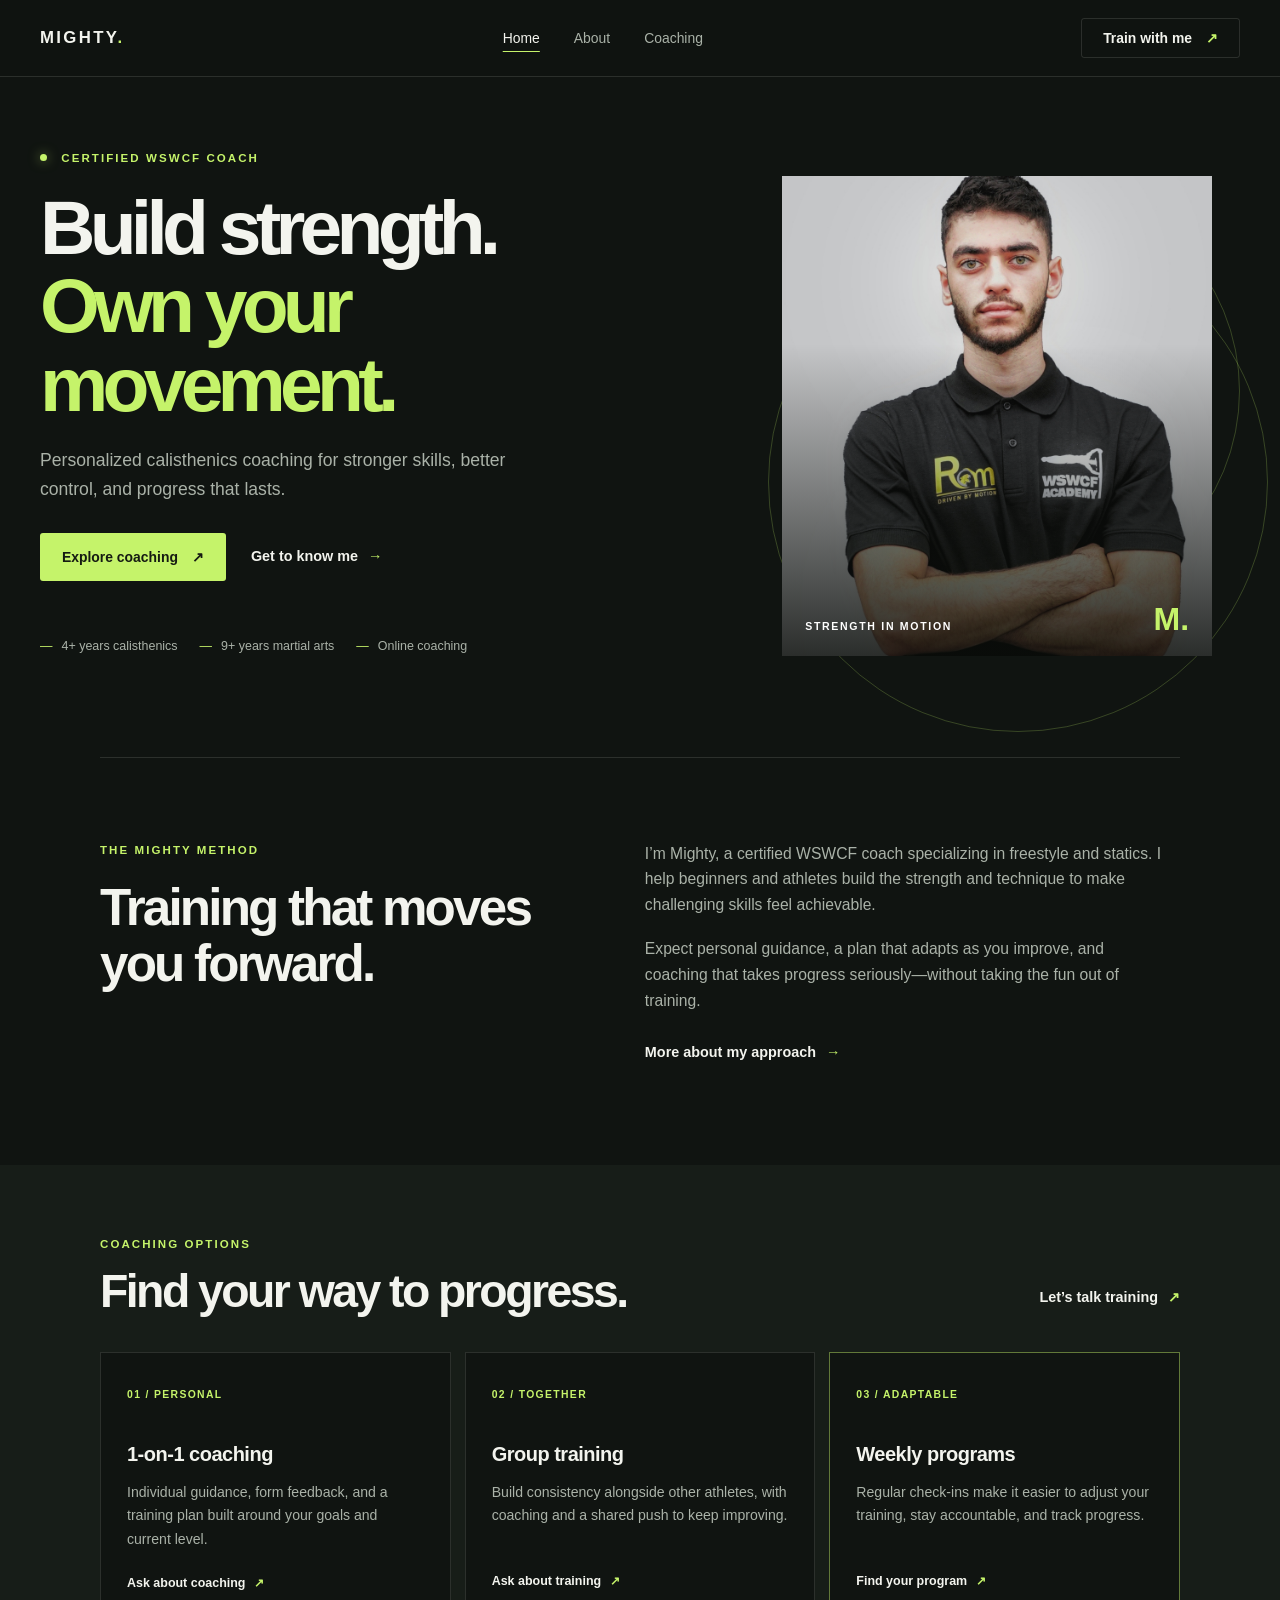
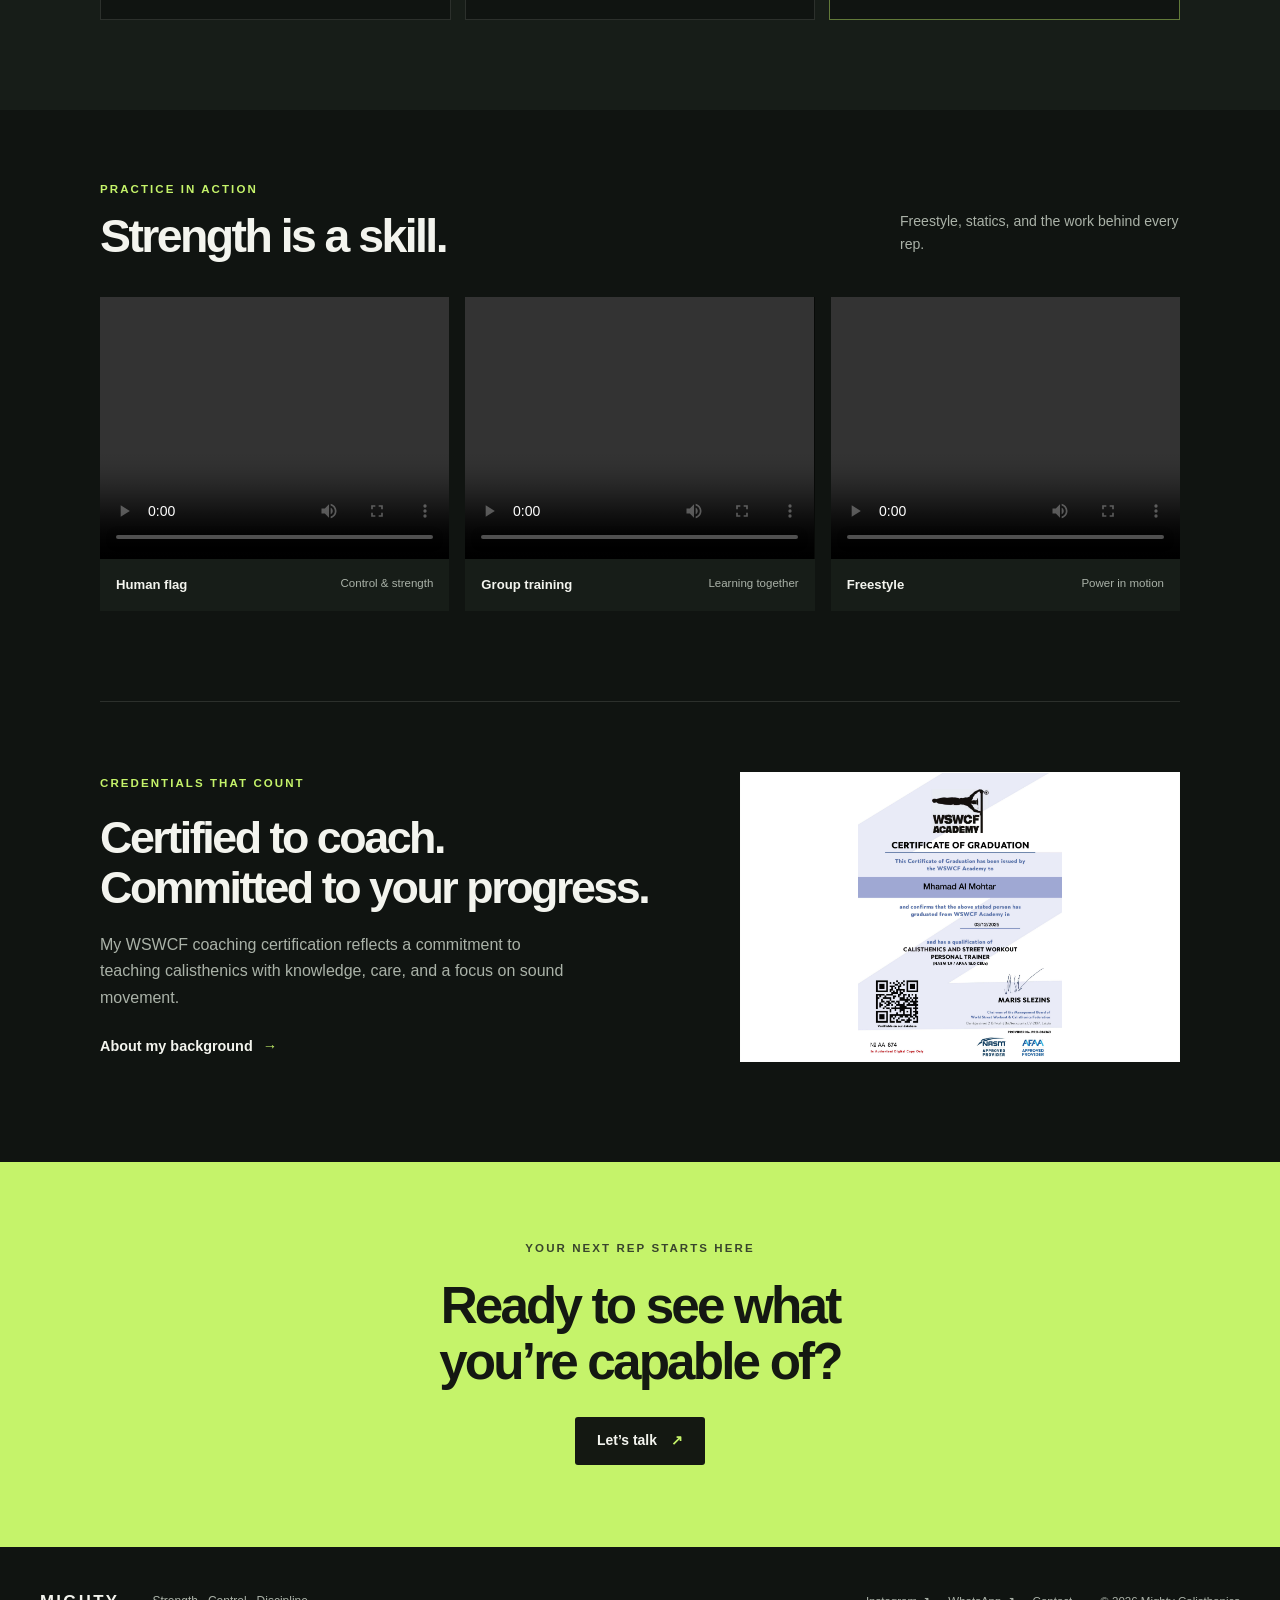
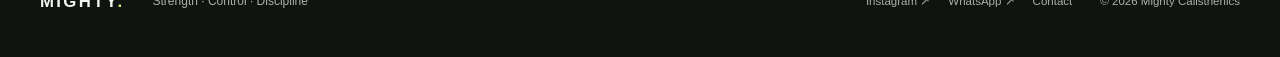
<file: index.html>
<!DOCTYPE html>
<html lang="en">
<head>
    <meta charset="UTF-8">
    <meta name="viewport" content="width=device-width, initial-scale=1.0">
    <meta name="description" content="Build strength, control, and confidence with Mighty, a certified WSWCF calisthenics coach offering personalized online coaching.">
    <meta name="theme-color" content="#101411">
    <title>Mighty Calisthenics | Online Coaching</title>
    <link rel="stylesheet" href="style.css">
</head>
<body>
    <header class="site-header">
        <nav class="navbar" aria-label="Main navigation">
            <a class="wordmark" href="index.html" aria-label="Mighty Calisthenics home">MIGHTY<span>.</span></a>
            <div class="nav-links">
                <a href="index.html" class="active" aria-current="page">Home</a>
                <a href="about.html">About</a>
                <a href="contact.html">Coaching</a>
            </div>
            <a class="nav-cta" href="contact.html">Train with me <span aria-hidden="true">↗</span></a>
        </nav>
    </header>

    <main>
        <section class="hero">
            <div class="hero-copy">
                <p class="eyebrow"><span class="status-dot"></span> CERTIFIED WSWCF COACH</p>
                <h1>Build strength.<br><span>Own your movement.</span></h1>
                <p class="hero-intro">Personalized calisthenics coaching for stronger skills, better control, and progress that lasts.</p>
                <div class="hero-actions">
                    <a class="button button-primary" href="contact.html">Explore coaching <span aria-hidden="true">↗</span></a>
                    <a class="text-link" href="about.html">Get to know me <span aria-hidden="true">→</span></a>
                </div>
                <div class="hero-proof">
                    <span>4+ years calisthenics</span>
                    <span>9+ years martial arts</span>
                    <span>Online coaching</span>
                </div>
            </div>
            <div class="hero-visual">
                <div class="photo-frame">
                    <img src="WSWCF-Photo.jpeg" alt="Mighty, calisthenics coach and athlete" fetchpriority="high">
                    <div class="photo-caption">
                        <span class="caption-label">STRENGTH IN MOTION</span>
                        <span class="caption-mark" aria-hidden="true">M.</span>
                    </div>
                </div>
                <div class="orbit orbit-one" aria-hidden="true"></div>
                <div class="orbit orbit-two" aria-hidden="true"></div>
            </div>
        </section>

        <section class="intro-section section-shell">
            <div class="section-heading">
                <p class="eyebrow">THE MIGHTY METHOD</p>
                <h2>Training that moves<br>you forward.</h2>
            </div>
            <div class="intro-copy">
                <p>I’m Mighty, a certified WSWCF coach specializing in freestyle and statics. I help beginners and athletes build the strength and technique to make challenging skills feel achievable.</p>
                <p>Expect personal guidance, a plan that adapts as you improve, and coaching that takes progress seriously—without taking the fun out of training.</p>
                <a class="text-link" href="about.html">More about my approach <span aria-hidden="true">→</span></a>
            </div>
        </section>

        <section class="program-section section-shell">
            <div class="section-topline">
                <div>
                    <p class="eyebrow">COACHING OPTIONS</p>
                    <h2>Find your way to progress.</h2>
                </div>
                <a class="text-link desktop-link" href="contact.html">Let’s talk training <span aria-hidden="true">↗</span></a>
            </div>
            <div class="program-grid">
                <article class="program-card">
                    <span class="card-index">01 / PERSONAL</span>
                    <h3>1-on-1 coaching</h3>
                    <p>Individual guidance, form feedback, and a training plan built around your goals and current level.</p>
                    <a href="contact.html" aria-label="Ask about one-on-one coaching">Ask about coaching <span aria-hidden="true">↗</span></a>
                </article>
                <article class="program-card">
                    <span class="card-index">02 / TOGETHER</span>
                    <h3>Group training</h3>
                    <p>Build consistency alongside other athletes, with coaching and a shared push to keep improving.</p>
                    <a href="contact.html" aria-label="Ask about group training">Ask about training <span aria-hidden="true">↗</span></a>
                </article>
                <article class="program-card program-card-accent">
                    <span class="card-index">03 / ADAPTABLE</span>
                    <h3>Weekly programs</h3>
                    <p>Regular check-ins make it easier to adjust your training, stay accountable, and track progress.</p>
                    <a href="contact.html" aria-label="Ask about weekly programs">Find your program <span aria-hidden="true">↗</span></a>
                </article>
            </div>
        </section>

        <section class="gallery-section section-shell">
            <div class="section-topline">
                <div>
                    <p class="eyebrow">PRACTICE IN ACTION</p>
                    <h2>Strength is a skill.</h2>
                </div>
                <p class="section-note">Freestyle, statics, and the work behind every rep.</p>
            </div>
            <div class="gallery-grid">
                <figure class="gallery-item">
                    <video playsinline controls preload="metadata" aria-label="Human flag demonstration">
                        <source src="Human-Flaggif.mp4" type="video/mp4">
                        Your browser does not support the video tag.
                    </video>
                    <figcaption>Human flag <span>Control &amp; strength</span></figcaption>
                </figure>
                <figure class="gallery-item">
                    <video playsinline controls preload="metadata" aria-label="Kids training session">
                        <source src="Kids-traninggif.mp4" type="video/mp4">
                        Your browser does not support the video tag.
                    </video>
                    <figcaption>Group training <span>Learning together</span></figcaption>
                </figure>
                <figure class="gallery-item">
                    <video playsinline controls preload="metadata" aria-label="Shrimp hold 540 rotation demonstration">
                        <source src="Shrimp-540gif.mp4" type="video/mp4">
                        Your browser does not support the video tag.
                    </video>
                    <figcaption>Freestyle <span>Power in motion</span></figcaption>
                </figure>
            </div>
        </section>

        <section class="credential-section section-shell">
            <div class="credential-copy">
                <p class="eyebrow">CREDENTIALS THAT COUNT</p>
                <h2>Certified to coach.<br>Committed to your progress.</h2>
                <p>My WSWCF coaching certification reflects a commitment to teaching calisthenics with knowledge, care, and a focus on sound movement.</p>
                <a class="text-link" href="about.html">About my background <span aria-hidden="true">→</span></a>
            </div>
            <img class="certificate-preview" src="WSWCF-DIPLOMA.png" alt="WSWCF Calisthenics Coach Certification diploma" loading="lazy">
        </section>

        <section class="closing-cta">
            <p class="eyebrow">YOUR NEXT REP STARTS HERE</p>
            <h2>Ready to see what<br>you’re capable of?</h2>
            <a class="button button-dark" href="contact.html">Let’s talk <span aria-hidden="true">↗</span></a>
        </section>
    </main>

    <footer class="site-footer">
        <a class="wordmark" href="index.html">MIGHTY<span>.</span></a>
        <p>Strength · Control · Discipline</p>
        <div class="footer-links">
            <a href="https://instagram.com/mighty_calis" target="_blank" rel="noopener noreferrer">Instagram ↗</a>
            <a href="https://wa.me/96170480942?text=Hi%20Mighty,%20I%20want%20to%20start%20training%20with%20you" target="_blank" rel="noopener noreferrer">WhatsApp ↗</a>
            <a href="contact.html">Contact</a>
        </div>
        <small>© 2026 Mighty Calisthenics</small>
    </footer>
</body>
</html>
</file>
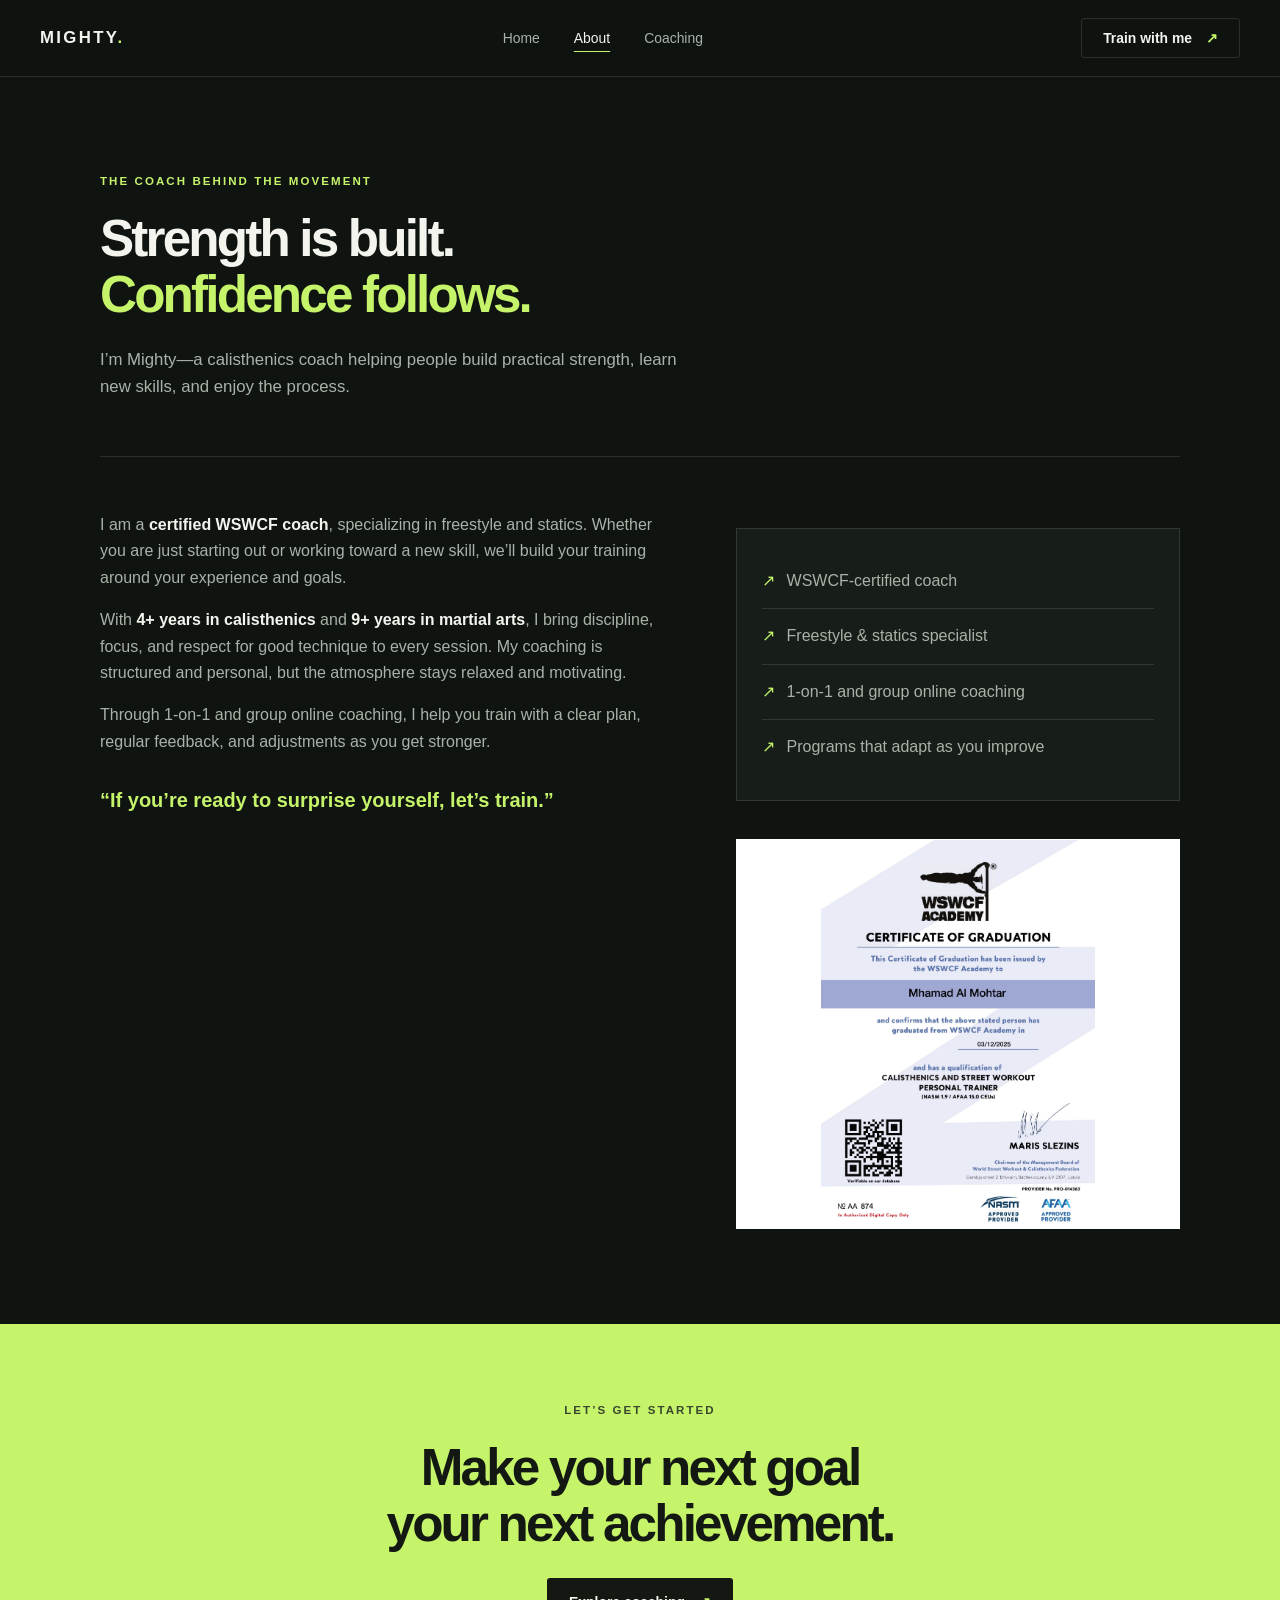
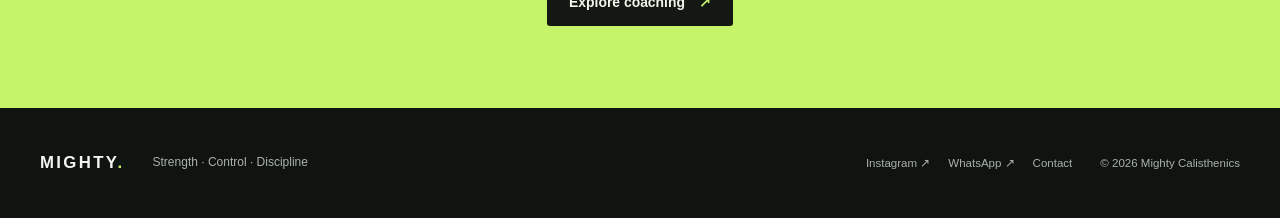
<file: about.html>
<!DOCTYPE html>
<html lang="en">
<head>
    <meta charset="UTF-8">
    <meta name="viewport" content="width=device-width, initial-scale=1.0">
    <meta name="description" content="Meet Mighty, a certified WSWCF calisthenics coach with experience in freestyle, statics, and martial arts.">
    <meta name="theme-color" content="#101411">
    <title>About Mighty | Calisthenics Coach</title>
    <link rel="stylesheet" href="style.css">
</head>
<body>
    <header class="site-header">
        <nav class="navbar" aria-label="Main navigation">
            <a class="wordmark" href="index.html" aria-label="Mighty Calisthenics home">MIGHTY<span>.</span></a>
            <div class="nav-links">
                <a href="index.html">Home</a>
                <a href="about.html" class="active" aria-current="page">About</a>
                <a href="contact.html">Coaching</a>
            </div>
            <a class="nav-cta" href="contact.html">Train with me <span aria-hidden="true">↗</span></a>
        </nav>
    </header>

    <main class="page-main">
        <section class="page-intro section-shell">
            <p class="eyebrow">THE COACH BEHIND THE MOVEMENT</p>
            <h1>Strength is built.<br><span>Confidence follows.</span></h1>
            <p>I’m Mighty—a calisthenics coach helping people build practical strength, learn new skills, and enjoy the process.</p>
        </section>

        <section class="page-content section-shell about-layout">
            <div class="about-copy">
                <p>I am a <strong>certified WSWCF coach</strong>, specializing in freestyle and statics. Whether you are just starting out or working toward a new skill, we’ll build your training around your experience and goals.</p>
                <p>With <strong>4+ years in calisthenics</strong> and <strong>9+ years in martial arts</strong>, I bring discipline, focus, and respect for good technique to every session. My coaching is structured and personal, but the atmosphere stays relaxed and motivating.</p>
                <p>Through 1-on-1 and group online coaching, I help you train with a clear plan, regular feedback, and adjustments as you get stronger.</p>
                <p class="about-quote">“If you’re ready to surprise yourself, let’s train.”</p>
            </div>
            <div>
                <ul class="about-highlights" aria-label="Coaching qualifications">
                    <li>WSWCF-certified coach</li>
                    <li>Freestyle &amp; statics specialist</li>
                    <li>1-on-1 and group online coaching</li>
                    <li>Programs that adapt as you improve</li>
                </ul>
                <img class="about-certificate" src="WSWCF-DIPLOMA.png" alt="WSWCF Calisthenics Coach Certification diploma" loading="lazy">
            </div>
        </section>

        <section class="closing-cta">
            <p class="eyebrow">LET’S GET STARTED</p>
            <h2>Make your next goal<br>your next achievement.</h2>
            <a class="button button-dark" href="contact.html">Explore coaching <span aria-hidden="true">↗</span></a>
        </section>
    </main>

    <footer class="site-footer">
        <a class="wordmark" href="index.html">MIGHTY<span>.</span></a>
        <p>Strength · Control · Discipline</p>
        <div class="footer-links">
            <a href="https://instagram.com/mighty_calis" target="_blank" rel="noopener noreferrer">Instagram ↗</a>
            <a href="https://wa.me/96170480942?text=Hi%20Mighty,%20I%20want%20to%20start%20training%20with%20you" target="_blank" rel="noopener noreferrer">WhatsApp ↗</a>
            <a href="contact.html">Contact</a>
        </div>
        <small>© 2026 Mighty Calisthenics</small>
    </footer>
</body>
</html>
</file>
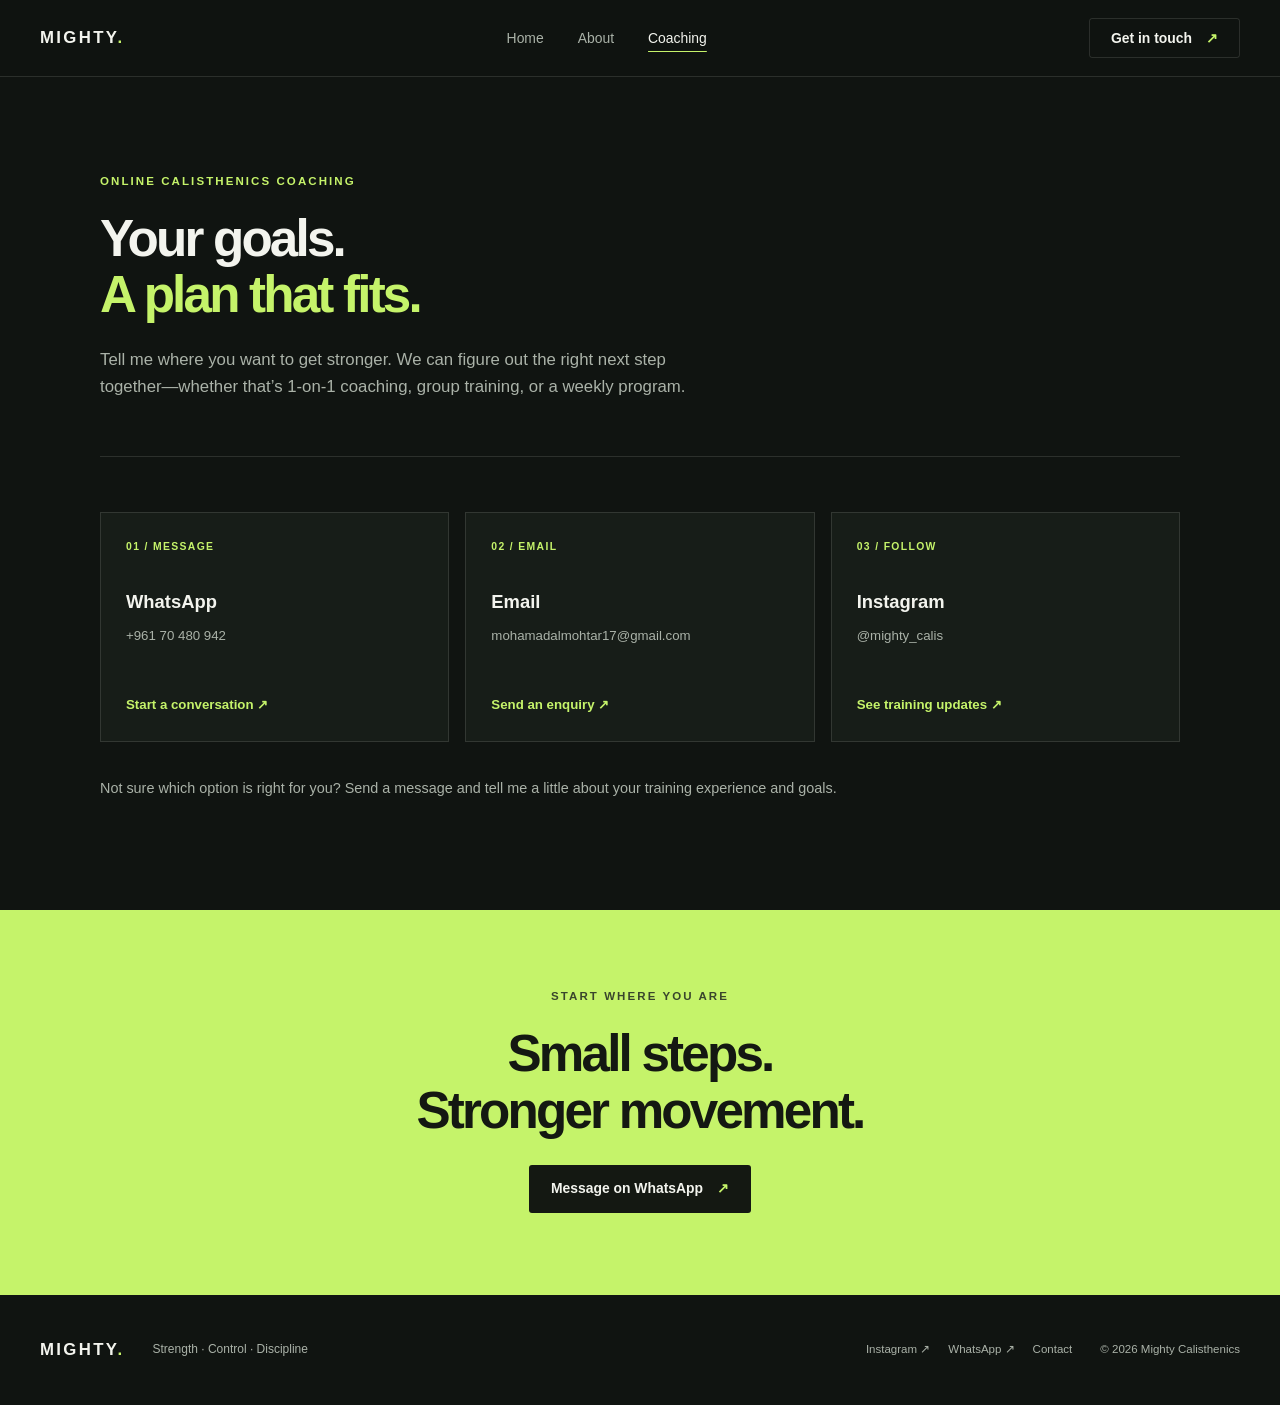
<file: contact.html>
<!DOCTYPE html>
<html lang="en">
<head>
    <meta charset="UTF-8">
    <meta name="viewport" content="width=device-width, initial-scale=1.0">
    <meta name="description" content="Get in touch with Mighty about 1-on-1 or group online calisthenics coaching.">
    <meta name="theme-color" content="#101411">
    <title>Coaching &amp; Contact | Mighty Calisthenics</title>
    <link rel="stylesheet" href="style.css">
</head>
<body>
    <header class="site-header">
        <nav class="navbar" aria-label="Main navigation">
            <a class="wordmark" href="index.html" aria-label="Mighty Calisthenics home">MIGHTY<span>.</span></a>
            <div class="nav-links">
                <a href="index.html">Home</a>
                <a href="about.html">About</a>
                <a href="contact.html" class="active" aria-current="page">Coaching</a>
            </div>
            <a class="nav-cta" href="#contact-options">Get in touch <span aria-hidden="true">↗</span></a>
        </nav>
    </header>

    <main class="page-main">
        <section class="page-intro section-shell">
            <p class="eyebrow">ONLINE CALISTHENICS COACHING</p>
            <h1>Your goals.<br><span>A plan that fits.</span></h1>
            <p>Tell me where you want to get stronger. We can figure out the right next step together—whether that’s 1-on-1 coaching, group training, or a weekly program.</p>
        </section>

        <section class="page-content section-shell" id="contact-options">
            <div class="contact-grid">
                <a class="contact-card" href="https://wa.me/96170480942?text=Hi%20Mighty,%20I%20want%20to%20start%20training%20with%20you" target="_blank" rel="noopener noreferrer">
                    <span class="card-index">01 / MESSAGE</span>
                    <h2>WhatsApp</h2>
                    <p>+961 70 480 942</p>
                    <span>Start a conversation ↗</span>
                </a>
                <a class="contact-card" href="mailto:mohamadalmohtar17@gmail.com?subject=Calisthenics%20coaching%20enquiry">
                    <span class="card-index">02 / EMAIL</span>
                    <h2>Email</h2>
                    <p>mohamadalmohtar17@gmail.com</p>
                    <span>Send an enquiry ↗</span>
                </a>
                <a class="contact-card" href="https://instagram.com/mighty_calis" target="_blank" rel="noopener noreferrer">
                    <span class="card-index">03 / FOLLOW</span>
                    <h2>Instagram</h2>
                    <p>@mighty_calis</p>
                    <span>See training updates ↗</span>
                </a>
            </div>
            <p class="contact-note">Not sure which option is right for you? Send a message and tell me a little about your training experience and goals.</p>
        </section>

        <section class="closing-cta">
            <p class="eyebrow">START WHERE YOU ARE</p>
            <h2>Small steps.<br>Stronger movement.</h2>
            <a class="button button-dark" href="https://wa.me/96170480942?text=Hi%20Mighty,%20I%20want%20to%20start%20training%20with%20you" target="_blank" rel="noopener noreferrer">Message on WhatsApp <span aria-hidden="true">↗</span></a>
        </section>
    </main>

    <footer class="site-footer">
        <a class="wordmark" href="index.html">MIGHTY<span>.</span></a>
        <p>Strength · Control · Discipline</p>
        <div class="footer-links">
            <a href="https://instagram.com/mighty_calis" target="_blank" rel="noopener noreferrer">Instagram ↗</a>
            <a href="https://wa.me/96170480942?text=Hi%20Mighty,%20I%20want%20to%20start%20training%20with%20you" target="_blank" rel="noopener noreferrer">WhatsApp ↗</a>
            <a href="contact.html" aria-current="page">Contact</a>
        </div>
        <small>© 2026 Mighty Calisthenics</small>
    </footer>
</body>
</html>
</file>
<file: style.css>
:root {
    color-scheme: dark;
    --color-bg: #101411;
    --color-surface: #171d18;
    --color-surface-raised: #1d251e;
    --color-text: #f3f4ee;
    --color-muted: #aab2a8;
    --color-accent: #c5f36a;
    --color-border: rgba(243, 244, 238, 0.12);
    --font-body: "Segoe UI", -apple-system, BlinkMacSystemFont, sans-serif;
}

* {
    box-sizing: border-box;
}

html {
    scroll-behavior: smooth;
}

body {
    margin: 0;
    background: var(--color-bg);
    color: var(--color-text);
    font-family: var(--font-body);
    line-height: 1.65;
    -webkit-font-smoothing: antialiased;
}

img,
video {
    display: block;
    max-width: 100%;
}

a {
    color: inherit;
}

a:focus-visible {
    outline: 2px solid var(--color-accent);
    outline-offset: 4px;
}

.site-header {
    position: sticky;
    top: 0;
    z-index: 10;
    border-bottom: 1px solid var(--color-border);
    background: rgba(16, 20, 17, 0.92);
    backdrop-filter: blur(16px);
}

.navbar {
    display: flex;
    width: min(1200px, calc(100% - 64px));
    height: 76px;
    align-items: center;
    justify-content: space-between;
    margin: 0 auto;
}

.wordmark {
    font-size: 1.05rem;
    font-weight: 900;
    letter-spacing: 0.14em;
    text-decoration: none;
}

.wordmark span {
    color: var(--color-accent);
}

.nav-links,
.footer-links {
    display: flex;
    align-items: center;
    gap: 34px;
}

.nav-links a,
.footer-links a {
    color: var(--color-muted);
    font-size: 0.87rem;
    text-decoration: none;
    transition: color 180ms ease;
}

.nav-links a:hover,
.nav-links a.active,
.footer-links a:hover {
    color: var(--color-text);
}

.nav-links a.active {
    text-decoration: underline;
    text-decoration-color: var(--color-accent);
    text-underline-offset: 8px;
}

.nav-cta,
.button {
    display: inline-flex;
    min-height: 48px;
    align-items: center;
    justify-content: center;
    gap: 14px;
    padding: 0 21px;
    border: 1px solid transparent;
    border-radius: 3px;
    font-size: 0.87rem;
    font-weight: 700;
    text-decoration: none;
    transition: transform 180ms ease, background-color 180ms ease;
}

.nav-cta {
    min-height: 40px;
    border-color: var(--color-border);
}

.nav-cta:hover,
.button:hover {
    transform: translateY(-2px);
}

.nav-cta span,
.button span,
.text-link span {
    color: var(--color-accent);
}

.hero {
    position: relative;
    display: grid;
    width: min(1200px, calc(100% - 64px));
    min-height: 650px;
    grid-template-columns: 1.04fr 0.96fr;
    align-items: center;
    gap: 40px;
    margin: 0 auto;
    padding: 72px 0 88px;
}

.hero-copy {
    position: relative;
    z-index: 1;
    padding-bottom: 12px;
}

.eyebrow {
    margin: 0 0 20px;
    color: var(--color-accent);
    font-size: 0.72rem;
    font-weight: 800;
    letter-spacing: 0.18em;
}

.status-dot {
    display: inline-block;
    width: 7px;
    height: 7px;
    margin: 0 9px 1px 0;
    border-radius: 50%;
    background: var(--color-accent);
    box-shadow: 0 0 12px rgba(197, 243, 106, 0.55);
}

h1,
h2,
h3,
p {
    margin-top: 0;
}

.hero h1 {
    margin-bottom: 23px;
    font-size: clamp(3.2rem, 6vw, 5.7rem);
    font-weight: 750;
    letter-spacing: -0.075em;
    line-height: 1.02;
}

.hero h1 span {
    color: var(--color-accent);
}

.hero-intro {
    max-width: 470px;
    margin-bottom: 29px;
    color: var(--color-muted);
    font-size: 1.1rem;
}

.hero-actions {
    display: flex;
    flex-wrap: wrap;
    align-items: center;
    gap: 25px;
}

.button-primary {
    background: var(--color-accent);
    color: #151a12;
}

.button-primary span {
    color: inherit;
}

.text-link {
    display: inline-flex;
    align-items: center;
    gap: 10px;
    font-size: 0.9rem;
    font-weight: 650;
    text-decoration: none;
}

.text-link:hover {
    color: var(--color-accent);
}

.hero-proof {
    display: flex;
    flex-wrap: wrap;
    gap: 10px 22px;
    margin-top: 55px;
    color: var(--color-muted);
    font-size: 0.78rem;
}

.hero-proof span::before {
    margin-right: 9px;
    color: var(--color-accent);
    content: "—";
}

.hero-visual {
    position: relative;
    min-height: 465px;
}

.photo-frame {
    position: absolute;
    top: 0;
    right: 5%;
    width: min(430px, 90%);
    height: 480px;
    overflow: hidden;
    background: var(--color-surface);
}

.photo-frame::after {
    position: absolute;
    inset: 35% 0 0;
    background: linear-gradient(transparent, rgba(9, 12, 9, 0.82));
    content: "";
}

.photo-frame img {
    width: 100%;
    height: 100%;
    object-fit: cover;
    object-position: center 43%;
}

.photo-caption {
    position: absolute;
    z-index: 1;
    right: 23px;
    bottom: 21px;
    left: 23px;
    display: flex;
    align-items: end;
    justify-content: space-between;
}

.caption-label {
    color: #fff;
    font-size: 0.66rem;
    font-weight: 700;
    letter-spacing: 0.16em;
}

.caption-mark {
    color: var(--color-accent);
    font-size: 2rem;
    font-weight: 900;
    line-height: 1;
}

.orbit {
    position: absolute;
    z-index: -1;
    border: 1px solid rgba(197, 243, 106, 0.22);
    border-radius: 50%;
}

.orbit-one {
    top: 1%;
    right: 0;
    width: 420px;
    height: 420px;
}

.orbit-two {
    top: 12%;
    right: -5%;
    width: 500px;
    height: 500px;
}

.section-shell {
    width: min(1080px, calc(100% - 64px));
    margin: 0 auto;
}

.intro-section {
    display: grid;
    grid-template-columns: 0.85fr 1fr;
    gap: 90px;
    padding-top: 83px;
    padding-bottom: 100px;
    border-top: 1px solid var(--color-border);
}

.section-heading h2,
.section-topline h2,
.credential-copy h2,
.closing-cta h2,
.page-intro h1 {
    margin-bottom: 0;
    font-size: clamp(2.1rem, 4vw, 3.4rem);
    font-weight: 700;
    letter-spacing: -0.055em;
    line-height: 1.1;
}

.intro-copy {
    max-width: 520px;
    color: var(--color-muted);
    font-size: 0.98rem;
}

.intro-copy p {
    margin-bottom: 18px;
}

.intro-copy .text-link {
    margin-top: 9px;
    color: var(--color-text);
}

.program-section,
.gallery-section {
    padding-top: 70px;
    padding-bottom: 90px;
}

.program-section {
    max-width: none;
    width: 100%;
    padding-right: max(32px, calc((100% - 1080px) / 2));
    padding-left: max(32px, calc((100% - 1080px) / 2));
    background: var(--color-surface);
}

.section-topline {
    display: flex;
    align-items: end;
    justify-content: space-between;
    gap: 30px;
    margin-bottom: 35px;
}

.section-topline .eyebrow {
    margin-bottom: 12px;
}

.section-topline h2 {
    font-size: clamp(2rem, 4vw, 2.9rem);
}

.desktop-link {
    flex-shrink: 0;
    margin-bottom: 7px;
}

.program-grid {
    display: grid;
    grid-template-columns: repeat(3, 1fr);
    gap: 14px;
}

.program-card {
    min-height: 250px;
    padding: 27px 26px 24px;
    border: 1px solid var(--color-border);
    background: var(--color-bg);
}

.program-card-accent {
    border-color: rgba(197, 243, 106, 0.45);
}

.card-index {
    color: var(--color-accent);
    font-size: 0.65rem;
    font-weight: 700;
    letter-spacing: 0.13em;
}

.program-card h3 {
    margin: 32px 0 10px;
    font-size: 1.25rem;
    letter-spacing: -0.025em;
}

.program-card p {
    min-height: 68px;
    margin-bottom: 18px;
    color: var(--color-muted);
    font-size: 0.88rem;
}

.program-card a {
    color: var(--color-text);
    font-size: 0.78rem;
    font-weight: 650;
    text-decoration: none;
}

.program-card a span {
    margin-left: 5px;
    color: var(--color-accent);
}

.section-note {
    max-width: 280px;
    margin-bottom: 6px;
    color: var(--color-muted);
    font-size: 0.88rem;
}

.gallery-grid {
    display: grid;
    grid-template-columns: repeat(3, 1fr);
    gap: 16px;
}

.gallery-item {
    margin: 0;
    background: var(--color-surface);
}

.gallery-item video {
    width: 100%;
    aspect-ratio: 4 / 3;
    background: #080a08;
    object-fit: cover;
}

.gallery-item figcaption {
    display: flex;
    justify-content: space-between;
    gap: 12px;
    padding: 15px 16px;
    font-size: 0.82rem;
    font-weight: 650;
}

.gallery-item figcaption span {
    color: var(--color-muted);
    font-size: 0.72rem;
    font-weight: 400;
}

.credential-section {
    display: grid;
    grid-template-columns: 1fr 0.8fr;
    align-items: center;
    gap: 90px;
    padding-top: 70px;
    padding-bottom: 100px;
    border-top: 1px solid var(--color-border);
}

.credential-copy h2 {
    margin-bottom: 20px;
    font-size: clamp(2rem, 3.5vw, 2.8rem);
}

.credential-copy > p:not(.eyebrow) {
    max-width: 470px;
    margin-bottom: 22px;
    color: var(--color-muted);
}

.certificate-preview {
    width: 100%;
    max-height: 290px;
    object-fit: contain;
    border: 1px solid var(--color-border);
    background: #fff;
}

.closing-cta {
    padding: 77px 24px 82px;
    background: var(--color-accent);
    color: #141812;
    text-align: center;
}

.closing-cta .eyebrow {
    color: #39452c;
}

.closing-cta h2 {
    margin-bottom: 26px;
}

.button-dark {
    background: #141812;
    color: var(--color-text);
}

.button-dark span {
    color: var(--color-accent);
}

.site-footer {
    display: grid;
    width: min(1200px, calc(100% - 64px));
    min-height: 110px;
    grid-template-columns: auto 1fr auto auto;
    align-items: center;
    gap: 28px;
    margin: 0 auto;
}

.site-footer > p {
    margin: 0;
    color: var(--color-muted);
    font-size: 0.75rem;
}

.site-footer .footer-links {
    gap: 18px;
}

.site-footer .footer-links a,
.site-footer small {
    font-size: 0.72rem;
}

.site-footer small {
    color: var(--color-muted);
}

.page-main {
    min-height: calc(100vh - 190px);
}

.page-intro {
    padding: 95px 0 55px;
    border-bottom: 1px solid var(--color-border);
}

.page-intro h1 {
    max-width: 780px;
}

.page-intro h1 span {
    color: var(--color-accent);
}

.page-intro > p:last-child {
    max-width: 590px;
    margin: 22px 0 0;
    color: var(--color-muted);
    font-size: 1.05rem;
}

.page-content {
    padding-top: 55px;
    padding-bottom: 95px;
}

.about-layout {
    display: grid;
    grid-template-columns: 1fr 0.8fr;
    align-items: start;
    gap: 80px;
}

.about-copy p {
    color: var(--color-muted);
}

.about-copy strong {
    color: var(--color-text);
}

.about-copy .about-quote {
    margin-top: 29px;
    color: var(--color-accent);
    font-size: 1.25rem;
    font-weight: 650;
}

.about-highlights {
    padding: 25px;
    border: 1px solid var(--color-border);
    background: var(--color-surface);
    list-style: none;
}

.about-highlights li {
    padding: 14px 0;
    border-bottom: 1px solid var(--color-border);
    color: var(--color-muted);
}

.about-highlights li:last-child {
    border-bottom: 0;
}

.about-highlights li::before {
    margin-right: 12px;
    color: var(--color-accent);
    content: "↗";
}

.about-certificate {
    width: min(550px, 100%);
    max-height: 390px;
    margin-top: 38px;
    object-fit: contain;
    border: 1px solid var(--color-border);
    background: #fff;
}

.contact-grid {
    display: grid;
    grid-template-columns: repeat(3, 1fr);
    gap: 16px;
}

.contact-card {
    display: flex;
    min-height: 230px;
    flex-direction: column;
    align-items: flex-start;
    padding: 25px;
    border: 1px solid var(--color-border);
    background: var(--color-surface);
    text-decoration: none;
    transition: border-color 180ms ease, transform 180ms ease;
}

.contact-card:hover {
    transform: translateY(-3px);
    border-color: var(--color-accent);
}

.contact-card .card-index {
    margin-bottom: 32px;
}

.contact-card h2 {
    margin: 0 0 7px;
    font-size: 1.15rem;
}

.contact-card p {
    margin: 0;
    color: var(--color-muted);
    font-size: 0.83rem;
    overflow-wrap: anywhere;
}

.contact-card > span:last-child {
    margin-top: auto;
    padding-top: 24px;
    color: var(--color-accent);
    font-size: 0.83rem;
    font-weight: 650;
}

.contact-note {
    margin-top: 35px;
    color: var(--color-muted);
    font-size: 0.9rem;
}

@media (max-width: 900px) {
    .hero {
        min-height: 580px;
    }

    .hero h1 {
        font-size: clamp(3rem, 7vw, 4.5rem);
    }

    .hero-visual {
        min-height: 400px;
    }

    .photo-frame {
        height: 410px;
    }

    .orbit-one {
        width: 340px;
        height: 340px;
    }

    .orbit-two {
        width: 410px;
        height: 410px;
    }

    .intro-section,
    .credential-section,
    .about-layout {
        gap: 45px;
    }

    .site-footer {
        grid-template-columns: auto 1fr auto;
        row-gap: 8px;
        padding: 20px 0;
    }

    .site-footer small {
        grid-column: 2 / 4;
        justify-self: end;
    }
}

@media (max-width: 640px) {
    .navbar,
    .hero,
    .section-shell,
    .site-footer {
        width: calc(100% - 40px);
    }

    .navbar {
        height: 68px;
    }

    .nav-links {
        gap: 17px;
    }

    .nav-links a {
        font-size: 0.78rem;
    }

    .nav-cta {
        display: none;
    }

    .hero {
        grid-template-columns: 1fr;
        gap: 30px;
        padding: 65px 0 65px;
    }

    .hero h1 {
        font-size: clamp(3rem, 12vw, 4.1rem);
    }

    .hero-intro {
        font-size: 1rem;
    }

    .hero-proof {
        gap: 7px 14px;
        margin-top: 32px;
    }

    .hero-visual {
        min-height: 380px;
    }

    .photo-frame {
        right: 5%;
        width: 85%;
        height: 370px;
    }

    .orbit-one {
        top: 1%;
        right: 0;
        width: 300px;
        height: 300px;
    }

    .orbit-two {
        top: 10%;
        right: -4%;
        width: 355px;
        height: 355px;
    }

    .intro-section,
    .credential-section,
    .about-layout {
        grid-template-columns: 1fr;
        gap: 26px;
    }

    .intro-section {
        padding-top: 60px;
        padding-bottom: 65px;
    }

    .program-section,
    .gallery-section {
        padding-top: 60px;
        padding-bottom: 65px;
    }

    .program-section {
        padding-right: 20px;
        padding-left: 20px;
    }

    .program-grid,
    .gallery-grid,
    .contact-grid {
        grid-template-columns: 1fr;
    }

    .program-card {
        min-height: auto;
    }

    .program-card h3 {
        margin-top: 24px;
    }

    .program-card p {
        min-height: auto;
    }

    .section-topline {
        align-items: flex-start;
        flex-direction: column;
        gap: 14px;
        margin-bottom: 25px;
    }

    .desktop-link {
        display: none;
    }

    .section-note {
        margin: 0;
    }

    .gallery-item video {
        aspect-ratio: 16 / 10;
    }

    .credential-section {
        padding-top: 58px;
        padding-bottom: 65px;
    }

    .certificate-preview {
        max-height: 230px;
    }

    .closing-cta {
        padding: 62px 20px;
    }

    .site-footer {
        grid-template-columns: 1fr auto;
        padding: 25px 0;
    }

    .site-footer > p {
        grid-column: 1 / -1;
        grid-row: 2;
    }

    .site-footer .footer-links {
        grid-column: 1 / -1;
        grid-row: 3;
        flex-wrap: wrap;
    }

    .site-footer small {
        grid-column: 1 / -1;
        grid-row: 4;
        justify-self: start;
    }

    .page-intro {
        padding-top: 65px;
        padding-bottom: 40px;
    }

    .page-content {
        padding-top: 35px;
        padding-bottom: 65px;
    }

    .contact-card {
        min-height: 195px;
    }
}

@media (prefers-reduced-motion: reduce) {
    *,
    *::before,
    *::after {
        scroll-behavior: auto !important;
        transition-duration: 0.01ms !important;
        animation-duration: 0.01ms !important;
        animation-iteration-count: 1 !important;
    }
}
</file>
